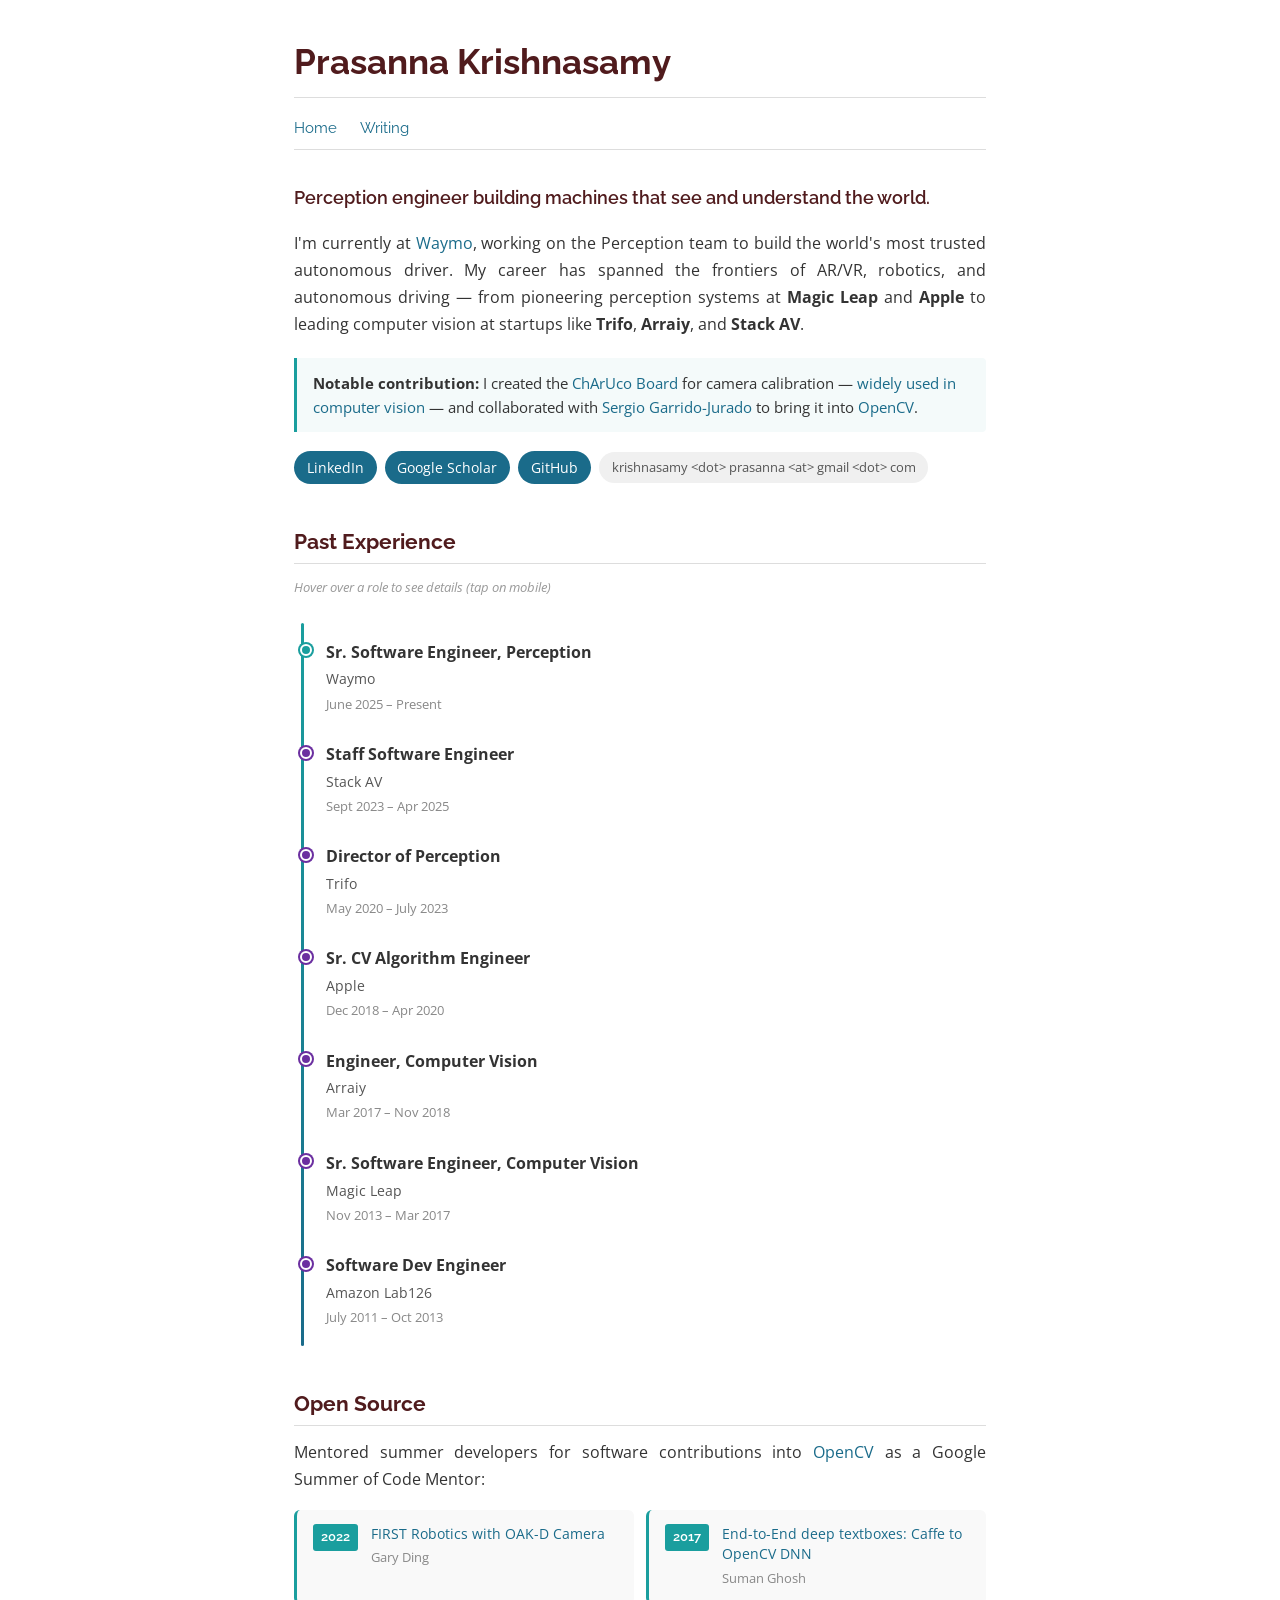
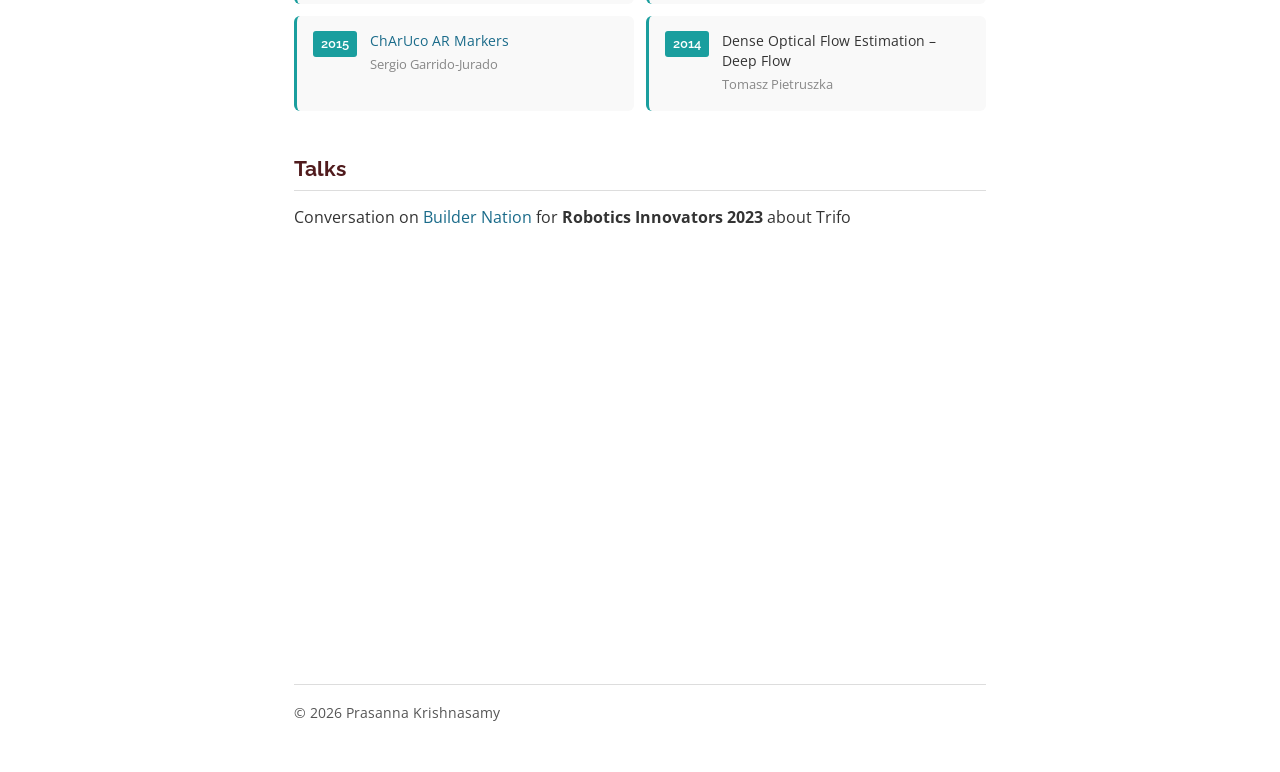
<file: index.html>
<!DOCTYPE html>
<html lang="en">
<head>
  <meta charset="utf-8">
  <meta name="viewport" content="width=device-width, initial-scale=1">
  <title>Prasanna Krishnasamy - Perception Engineer</title>
  <meta name="description" content="Prasanna Krishnasamy - Perception engineer specializing in self-supervised learning, 3D mapping/tracking, and robotic perception. Currently at Waymo.">
  <meta property="og:title" content="Prasanna Krishnasamy - Perception Engineer">
  <meta property="og:description" content="Perception engineer specializing in self-supervised learning, 3D mapping/tracking, and robotic perception.">
  <meta property="og:type" content="website">
  <meta property="og:url" content="https://prasannak.com">
  <link rel="stylesheet" href="stylesheet.css">
  <link rel="preconnect" href="https://fonts.googleapis.com">
  <link rel="preconnect" href="https://fonts.gstatic.com" crossorigin>
  <link href="https://fonts.googleapis.com/css2?family=Open+Sans&family=Raleway:wght@400;600&display=swap" rel="stylesheet">
</head>
<body>

<header>
  <h1>Prasanna Krishnasamy</h1>
  <nav>
    <a href="/">Home</a>
    <a href="writing.html">Writing</a>
  </nav>
</header>

<main>
  <section class="intro">
    <p class="tagline">Perception engineer building machines that see and understand the world.</p>

    <p>I'm currently at <a href="https://waymo.com/">Waymo</a>, working on the Perception team to build the world's most trusted autonomous driver. My career has spanned the frontiers of AR/VR, robotics, and autonomous driving &mdash; from pioneering perception systems at <strong>Magic Leap</strong> and <strong>Apple</strong> to leading computer vision at startups like <strong>Trifo</strong>, <strong>Arraiy</strong>, and <strong>Stack AV</strong>.</p>

    <div class="highlight-box">
      <strong>Notable contribution:</strong> I created the <a href="https://docs.opencv.org/3.4/df/d4a/tutorial_charuco_detection.html">ChArUco Board</a> for camera calibration &mdash; <a href="https://scholar.google.com/scholar?q=charuco">widely used in computer vision</a> &mdash; and collaborated with <a href="https://scholar.google.com/citations?user=8wSog5oAAAAJ&hl=en">Sergio Garrido-Jurado</a> to bring it into <a href="http://opencv.org/">OpenCV</a>.
    </div>

    <div class="contact-pills">
      <a href="https://www.linkedin.com/in/prsnkrsn" class="pill">LinkedIn</a>
      <a href="https://scholar.google.com/citations?user=FZ4St-cAAAAJ&hl=en" class="pill">Google Scholar</a>
      <a href="https://github.com/prasannavk" class="pill">GitHub</a>
      <span class="pill pill-email">krishnasamy &lt;dot&gt; prasanna &lt;at&gt; gmail &lt;dot&gt; com</span>
    </div>
  </section>

  <section>
    <h2>Past Experience</h2>
    <p class="timeline-hint">Hover over a role to see details (tap on mobile)</p>
    <div class="timeline">
      <div class="timeline-item">
        <div class="timeline-dot current"></div>
        <div class="timeline-content">
          <strong>Sr. Software Engineer, Perception</strong>
          <span class="timeline-company">Waymo</span>
          <span class="timeline-date">June 2025 &ndash; Present</span>
          <div class="timeline-desc">Building the world's most trusted driver on the Perception team.</div>
        </div>
      </div>
      <div class="timeline-item">
        <div class="timeline-dot"></div>
        <div class="timeline-content">
          <strong>Staff Software Engineer</strong>
          <span class="timeline-company">Stack AV</span>
          <span class="timeline-date">Sept 2023 &ndash; Apr 2025</span>
          <div class="timeline-desc">Worked on autonomous trucking perception systems.</div>
        </div>
      </div>
      <div class="timeline-item">
        <div class="timeline-dot"></div>
        <div class="timeline-content">
          <strong>Director of Perception</strong>
          <span class="timeline-company">Trifo</span>
          <span class="timeline-date">May 2020 &ndash; July 2023</span>
          <div class="timeline-desc">Led perception and prototyping efforts. Designed and implemented the deep learning model on the Lucy vacuuming robot, built the learning infrastructure on Google Cloud, managed deployment via TFLites, and prototyped with robotic arms.</div>
        </div>
      </div>
      <div class="timeline-item">
        <div class="timeline-dot"></div>
        <div class="timeline-content">
          <strong>Sr. CV Algorithm Engineer</strong>
          <span class="timeline-company">Apple</span>
          <span class="timeline-date">Dec 2018 &ndash; Apr 2020</span>
          <div class="timeline-desc">Implemented deep learning based event detection algorithms on videos. Extensively analysed 3D time series data and implemented 3D algorithms such as fast plane fitting and orientation estimation on pointclouds.</div>
        </div>
      </div>
      <div class="timeline-item">
        <div class="timeline-dot"></div>
        <div class="timeline-content">
          <strong>Engineer, Computer Vision</strong>
          <span class="timeline-company">Arraiy</span>
          <span class="timeline-date">Mar 2017 &ndash; Nov 2018</span>
          <div class="timeline-desc">Worked on making visual content creation easier for artists using computer vision and deep learning. Built solutions for matting foregrounds using deep learning and geometry. Arraiy was acquired by Matterport. <a href="https://www.nytimes.com/2018/03/26/technology/artificial-intelligence-hollywood.html">New York Times article</a></div>
        </div>
      </div>
      <div class="timeline-item">
        <div class="timeline-dot"></div>
        <div class="timeline-content">
          <strong>Sr. Software Engineer, Computer Vision</strong>
          <span class="timeline-company">Magic Leap</span>
          <span class="timeline-date">Nov 2013 &ndash; Mar 2017</span>
          <div class="timeline-desc">Worked on hand pose estimation, deep learning for gestures, depth cameras, object tracking, multiple camera pose and calibration. These were features that enabled mixed-reality experiences.</div>
        </div>
      </div>
      <div class="timeline-item">
        <div class="timeline-dot"></div>
        <div class="timeline-content">
          <strong>Software Dev Engineer</strong>
          <span class="timeline-company">Amazon Lab126</span>
          <span class="timeline-date">July 2011 &ndash; Oct 2013</span>
          <div class="timeline-desc">Worked on object tracking, machine learning for gesture recognition, and 3D plane finding on the emerging technologies team.</div>
        </div>
      </div>
    </div>
  </section>

  <section>
    <h2>Open Source</h2>
    <p>Mentored summer developers for software contributions into <a href="http://opencv.org/">OpenCV</a> as a Google Summer of Code Mentor:</p>
    <div class="oss-cards">
      <div class="oss-card">
        <span class="oss-year">2022</span>
        <div class="oss-card-body">
          <div class="oss-project"><a href="https://23garyd.github.io/tech/gsoc-2022-report.html">FIRST Robotics with OAK-D Camera</a></div>
          <div class="oss-developer">Gary Ding</div>
        </div>
      </div>
      <div class="oss-card">
        <span class="oss-year">2017</span>
        <div class="oss-card-body">
          <div class="oss-project"><a href="https://docs.opencv.org/trunk/d1/d66/classcv_1_1text_1_1TextDetectorCNN.html">End-to-End deep textboxes: Caffe to OpenCV DNN</a></div>
          <div class="oss-developer">Suman Ghosh</div>
        </div>
      </div>
      <div class="oss-card">
        <span class="oss-year">2015</span>
        <div class="oss-card-body">
          <div class="oss-project"><a href="http://docs.opencv.org/master/d9/d6d/tutorial_table_of_content_aruco.html#gsc.tab=0">ChArUco AR Markers</a></div>
          <div class="oss-developer">Sergio Garrido-Jurado</div>
        </div>
      </div>
      <div class="oss-card">
        <span class="oss-year">2014</span>
        <div class="oss-card-body">
          <div class="oss-project">Dense Optical Flow Estimation &ndash; Deep Flow</div>
          <div class="oss-developer">Tomasz Pietruszka</div>
        </div>
      </div>
    </div>
  </section>

  <section>
    <h2>Talks</h2>
    <p>Conversation on <a href="https://www.controlhub.com/community-post/full-stack-ai-home-robots-with-prasanna-krishnasamy">Builder Nation</a> for <strong>Robotics Innovators 2023</strong> about Trifo</p>
    <div class="video-container">
      <iframe src="https://www.youtube.com/embed/jP7SC1yQbUI"
        title="Prasanna Krishnasamy - Robotics Innovators 2023 talk on Builder Nation"
        allow="accelerometer; autoplay; clipboard-write; encrypted-media; gyroscope; picture-in-picture; web-share"
        allowfullscreen>
      </iframe>
    </div>
  </section>
</main>

<footer>
  <p>&copy; 2026 Prasanna Krishnasamy</p>
</footer>

<script>
document.querySelectorAll('.timeline-item').forEach(function(item) {
  item.addEventListener('click', function() {
    var wasActive = this.classList.contains('active');
    document.querySelectorAll('.timeline-item').forEach(function(el) {
      el.classList.remove('active');
    });
    if (!wasActive) this.classList.add('active');
  });
});
</script>

</body>
</html>
</file>
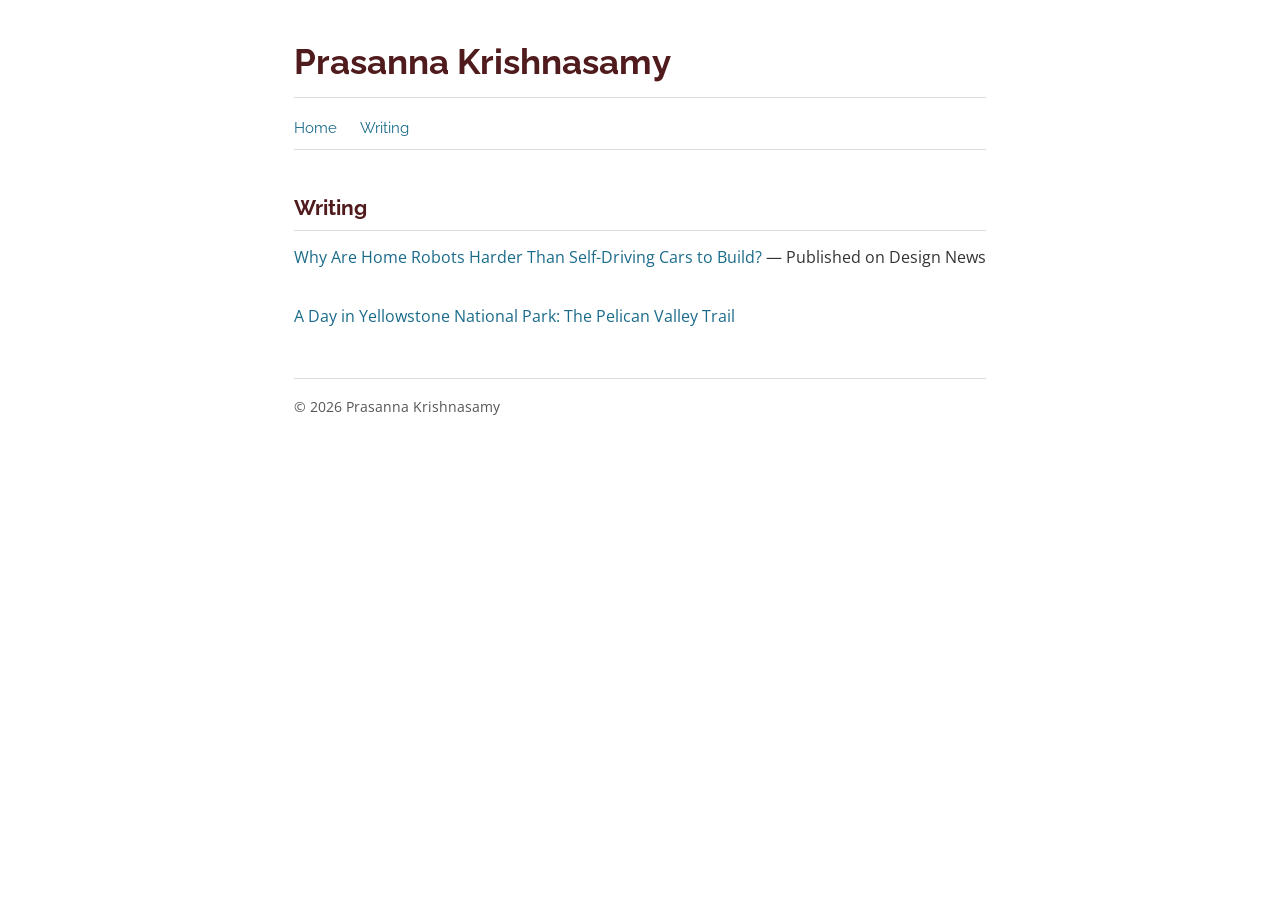
<file: writing.html>
<!DOCTYPE html>
<html lang="en">
<head>
  <meta charset="utf-8">
  <meta name="viewport" content="width=device-width, initial-scale=1">
  <title>Writing - Prasanna Krishnasamy</title>
  <meta name="description" content="Writing by Prasanna Krishnasamy.">
  <meta property="og:title" content="Writing - Prasanna Krishnasamy">
  <meta property="og:description" content="Writing by Prasanna Krishnasamy.">
  <meta property="og:type" content="website">
  <link rel="stylesheet" href="stylesheet.css">
  <link rel="preconnect" href="https://fonts.googleapis.com">
  <link rel="preconnect" href="https://fonts.gstatic.com" crossorigin>
  <link href="https://fonts.googleapis.com/css2?family=Open+Sans&family=Raleway:wght@400;600&display=swap" rel="stylesheet">
</head>
<body>

<header>
  <h1>Prasanna Krishnasamy</h1>
  <nav>
    <a href="/">Home</a>
    <a href="writing.html">Writing</a>
  </nav>
</header>

<main>
  <section>
    <h2>Writing</h2>
    <p><a href="https://www.designnews.com/robotics/why-are-home-robots-harder-self-driving-cars-build">Why Are Home Robots Harder Than Self-Driving Cars to Build?</a> &mdash; Published on Design News</p>
  </section>

  <section>
    <p><a href="yellowstone.html">A Day in Yellowstone National Park: The Pelican Valley Trail</a></p>
  </section>
</main>

<footer>
  <p>&copy; 2026 Prasanna Krishnasamy</p>
</footer>

</body>
</html>
</file>
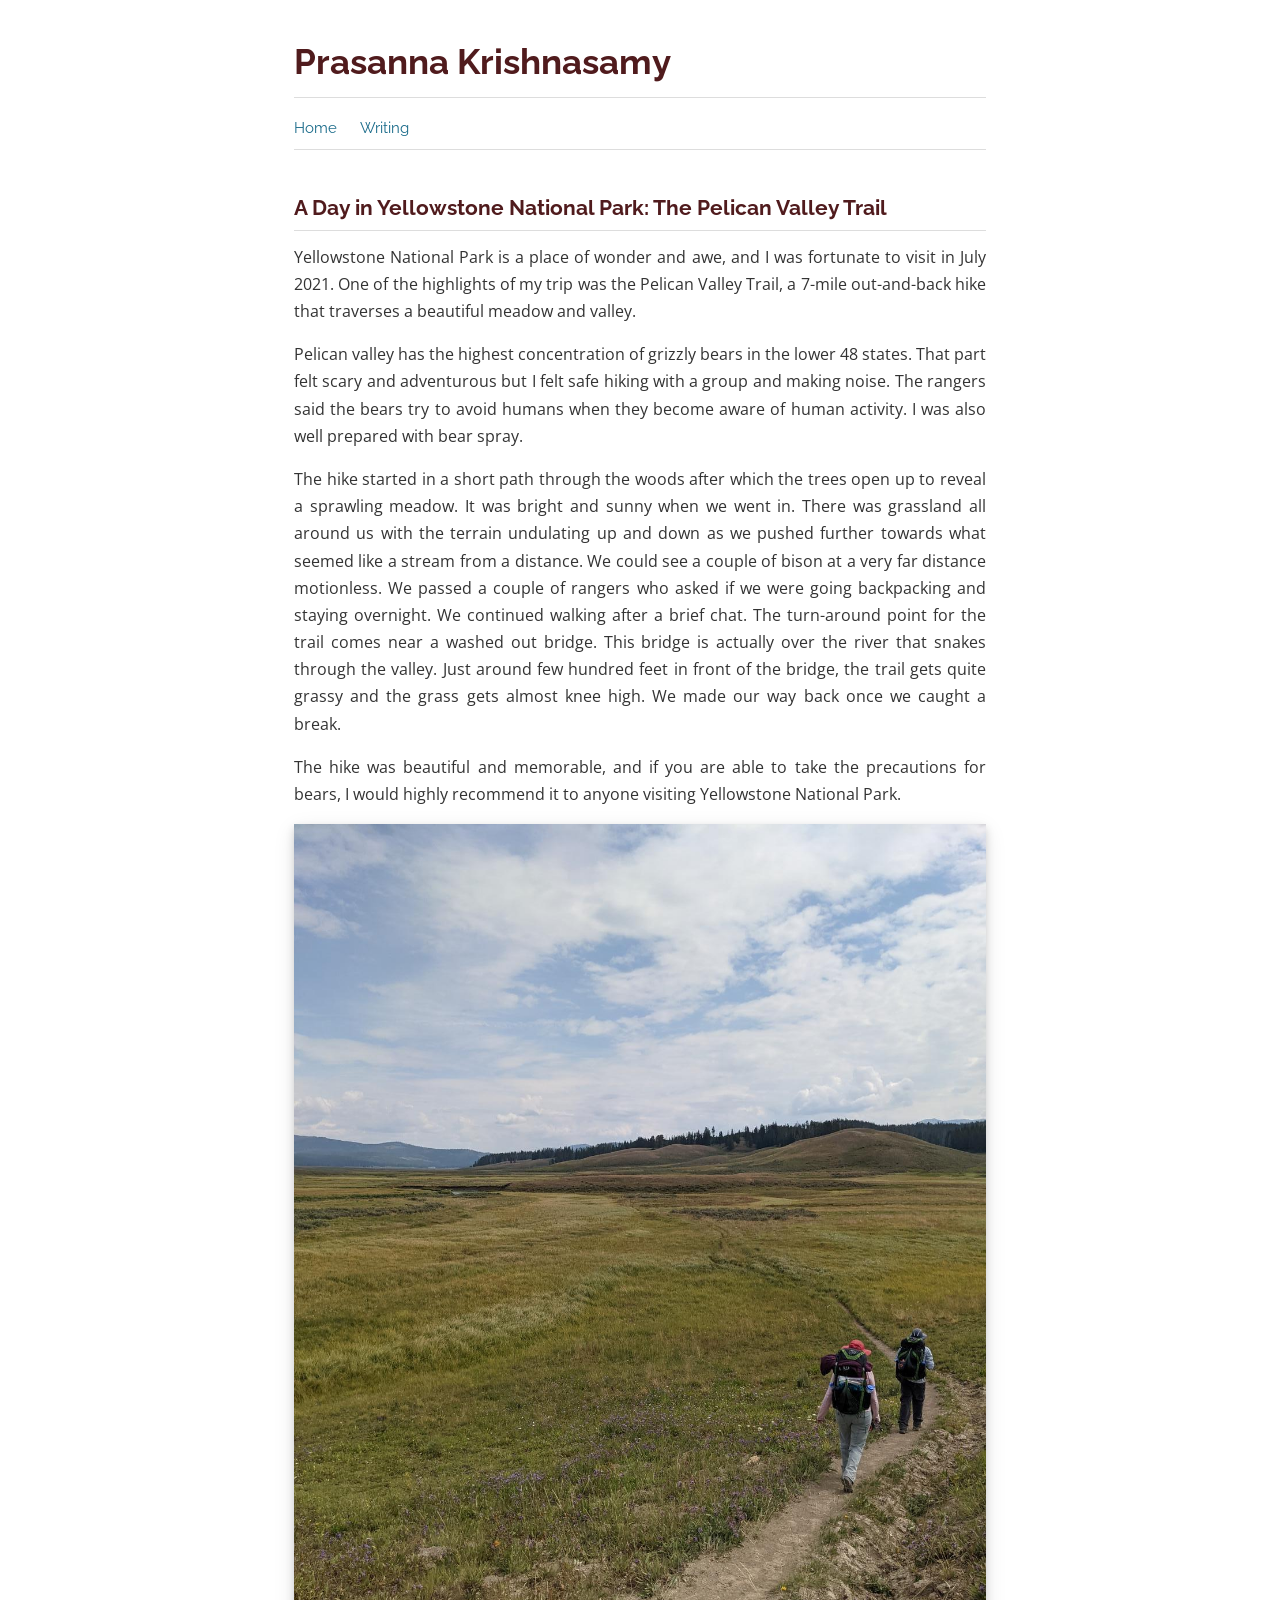
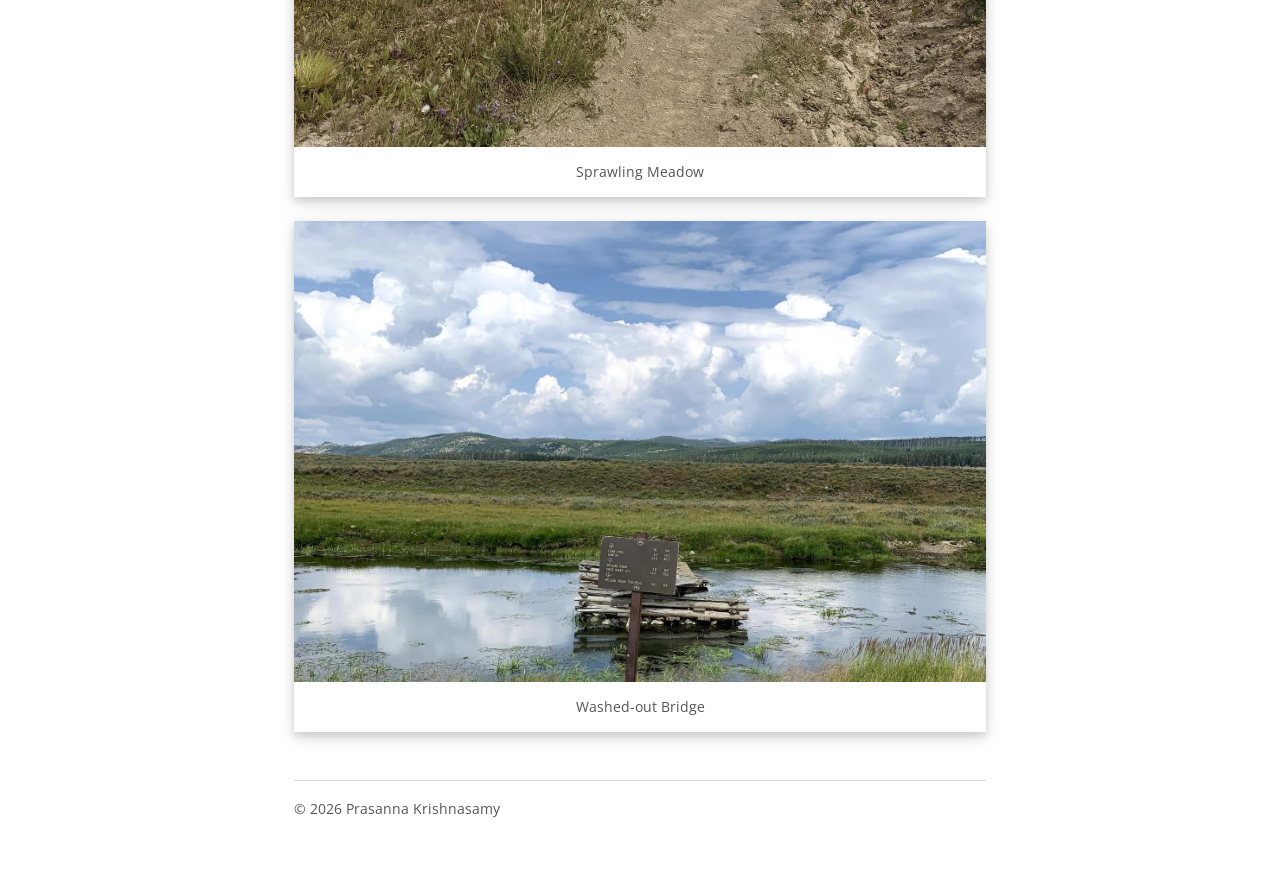
<file: yellowstone.html>
<!DOCTYPE html>
<html lang="en">
<head>
  <meta charset="utf-8">
  <meta name="viewport" content="width=device-width, initial-scale=1">
  <title>A Day in Yellowstone National Park - Prasanna Krishnasamy</title>
  <meta name="description" content="Hiking the Pelican Valley Trail in Yellowstone National Park - a 7-mile hike through grizzly bear country.">
  <meta property="og:title" content="A Day in Yellowstone National Park: The Pelican Valley Trail">
  <meta property="og:description" content="Hiking the Pelican Valley Trail in Yellowstone National Park - a 7-mile hike through grizzly bear country.">
  <meta property="og:type" content="article">
  <link rel="stylesheet" href="stylesheet.css">
  <link rel="preconnect" href="https://fonts.googleapis.com">
  <link rel="preconnect" href="https://fonts.gstatic.com" crossorigin>
  <link href="https://fonts.googleapis.com/css2?family=Open+Sans&family=Raleway:wght@400;600&display=swap" rel="stylesheet">
</head>
<body>

<header>
  <h1>Prasanna Krishnasamy</h1>
  <nav>
    <a href="/">Home</a>
    <a href="writing.html">Writing</a>
  </nav>
</header>

<main>
  <section>
    <h2>A Day in Yellowstone National Park: The Pelican Valley Trail</h2>

    <p>Yellowstone National Park is a place of wonder and awe, and I was fortunate to visit in July 2021. One of the highlights of my trip was the Pelican Valley Trail, a 7-mile out-and-back hike that traverses a beautiful meadow and valley.</p>

    <p>Pelican valley has the highest concentration of grizzly bears in the lower 48 states. That part felt scary and adventurous but I felt safe hiking with a group and making noise. The rangers said the bears try to avoid humans when they become aware of human activity. I was also well prepared with bear spray.</p>

    <p>The hike started in a short path through the woods after which the trees open up to reveal a sprawling meadow. It was bright and sunny when we went in. There was grassland all around us with the terrain undulating up and down as we pushed further towards what seemed like a stream from a distance. We could see a couple of bison at a very far distance motionless. We passed a couple of rangers who asked if we were going backpacking and staying overnight. We continued walking after a brief chat. The turn-around point for the trail comes near a washed out bridge. This bridge is actually over the river that snakes through the valley. Just around few hundred feet in front of the bridge, the trail gets quite grassy and the grass gets almost knee high. We made our way back once we caught a break.</p>

    <p>The hike was beautiful and memorable, and if you are able to take the precautions for bears, I would highly recommend it to anyone visiting Yellowstone National Park.</p>

    <div class="polaroid">
      <img src="sprawling_valley.jpg" alt="Sprawling meadow in Pelican Valley, Yellowstone National Park" loading="lazy">
      <div class="caption">Sprawling Meadow</div>
    </div>

    <div class="polaroid">
      <img src="pelican_creek_bridge.jpg" alt="Washed-out bridge over Pelican Creek in Yellowstone" loading="lazy">
      <div class="caption">Washed-out Bridge</div>
    </div>
  </section>
</main>

<footer>
  <p>&copy; 2026 Prasanna Krishnasamy</p>
</footer>

</body>
</html>
</file>
<file: stylesheet.css>
:root {
  --color-heading: #501B1D;
  --color-text: #333;
  --color-text-light: #555;
  --color-border: #ddd;
  --color-link: #1a6b8a;
  --color-bg: #fff;
  --max-width: 740px;
}

* {
  margin: 0;
  padding: 0;
  box-sizing: border-box;
}

body {
  font-family: 'Open Sans', Arial, Helvetica, sans-serif;
  color: var(--color-text);
  line-height: 1.7;
  padding: 2rem 1.5rem;
  max-width: var(--max-width);
  margin: 0 auto;
}

h1 {
  font-family: 'Raleway', sans-serif;
  color: var(--color-heading);
  border-bottom: 1px solid var(--color-border);
  padding-bottom: 0.3rem;
  margin-bottom: 1rem;
  font-size: 1.8rem;
}

h2 {
  font-family: 'Raleway', sans-serif;
  color: var(--color-heading);
  border-bottom: 1px solid var(--color-border);
  padding-bottom: 0.25rem;
  margin-top: 2.5rem;
  margin-bottom: 0.8rem;
  font-size: 1.3rem;
}

a {
  color: var(--color-link);
  text-decoration: none;
}

a:hover {
  text-decoration: underline;
}

p {
  margin-bottom: 1rem;
  text-align: justify;
  text-justify: inter-word;
}

ul {
  margin: 0.5rem 0 1rem 1.5rem;
}

li {
  margin-bottom: 0.3rem;
}

/* Header */
header {
  margin-bottom: 2rem;
}

header h1 {
  font-size: 2.2rem;
  margin-bottom: 0.5rem;
}

/* Intro section */
.tagline {
  font-family: 'Raleway', sans-serif;
  font-size: 1.15rem;
  font-weight: 600;
  color: var(--color-heading);
  text-align: left;
  margin-bottom: 1rem;
}

.highlight-box {
  background: #f4fafa;
  border-left: 3px solid #1a9e9e;
  padding: 0.8rem 1rem;
  margin: 1.2rem 0;
  border-radius: 0 4px 4px 0;
  font-size: 0.95rem;
  line-height: 1.6;
}

.contact-pills {
  display: flex;
  flex-wrap: wrap;
  gap: 0.5rem;
  margin-top: 1.2rem;
  align-items: center;
}

.pill {
  display: inline-block;
  padding: 0.3rem 0.8rem;
  border-radius: 20px;
  font-size: 0.85rem;
  text-decoration: none;
  transition: background 0.2s ease, color 0.2s ease;
}

a.pill {
  background: #1a6b8a;
  color: #fff;
}

a.pill:hover {
  background: #14536b;
  text-decoration: none;
}

.pill-email {
  background: #f0f0f0;
  color: var(--color-text-light);
  font-size: 0.82rem;
}

/* Navigation */
nav {
  margin-bottom: 2rem;
  padding: 0.5rem 0;
  border-bottom: 1px solid var(--color-border);
}

nav a {
  margin-right: 1.2rem;
  font-family: 'Raleway', sans-serif;
  font-size: 0.95rem;
}

/* Sections */
section {
  margin-bottom: 2rem;
}

/* Timeline */
.timeline {
  position: relative;
  padding: 1rem 0 1rem 2rem;
  margin: 1.5rem 0;
}

.timeline::before {
  content: '';
  position: absolute;
  left: 0.45rem;
  top: 0;
  bottom: 0;
  width: 3px;
  background: linear-gradient(to bottom, #1a9e9e, #1a6b8a);
  border-radius: 2px;
}

.timeline-item {
  position: relative;
  margin-bottom: 1.5rem;
}

.timeline-item:last-child {
  margin-bottom: 0;
}

.timeline-hint {
  font-size: 0.8rem;
  color: #999;
  font-style: italic;
  margin-bottom: 0.5rem;
}

.timeline-dot {
  position: absolute;
  left: -1.65rem;
  top: 0.35rem;
  width: 12px;
  height: 12px;
  background: #6b2fa0;
  border-radius: 50%;
  border: 2px solid #fff;
  box-shadow: 0 0 0 2px #6b2fa0;
}

.timeline-dot.current {
  background: #1a9e9e;
  box-shadow: 0 0 0 2px #1a9e9e;
}

.timeline-content {
  display: flex;
  flex-direction: column;
  gap: 0.1rem;
}

.timeline-company {
  color: var(--color-text-light);
  font-size: 0.9rem;
}

.timeline-date {
  color: #888;
  font-size: 0.8rem;
}

.timeline-desc {
  max-height: 0;
  overflow: hidden;
  opacity: 0;
  transition: max-height 0.3s ease, opacity 0.3s ease, margin 0.3s ease;
  font-size: 0.88rem;
  color: var(--color-text-light);
  line-height: 1.5;
  text-align: left;
}

.timeline-item:hover .timeline-desc,
.timeline-item.active .timeline-desc {
  max-height: 300px;
  opacity: 1;
  margin-top: 0.4rem;
}

.timeline-item {
  cursor: pointer;
}

.timeline-item:hover .timeline-dot {
  transform: scale(1.3);
  transition: transform 0.2s ease;
}

/* Open source cards */
.oss-cards {
  display: grid;
  grid-template-columns: 1fr 1fr;
  gap: 0.8rem;
  margin-top: 1rem;
}

.oss-card {
  display: flex;
  align-items: flex-start;
  gap: 0.8rem;
  padding: 0.9rem 1rem;
  background: #f9f9f9;
  border-radius: 6px;
  border-left: 3px solid #1a9e9e;
  transition: transform 0.2s ease, box-shadow 0.2s ease;
}

.oss-card:hover {
  transform: translateY(-2px);
  box-shadow: 0 3px 10px rgba(0, 0, 0, 0.1);
}

.oss-year {
  font-family: 'Raleway', sans-serif;
  font-weight: 600;
  font-size: 0.8rem;
  background: #1a9e9e;
  color: #fff;
  padding: 0.15rem 0.5rem;
  border-radius: 3px;
  white-space: nowrap;
  flex-shrink: 0;
}

.oss-card-body {
  display: flex;
  flex-direction: column;
  gap: 0.2rem;
}

.oss-project {
  font-size: 0.9rem;
  line-height: 1.4;
}

.oss-developer {
  font-size: 0.8rem;
  color: #888;
}

@media (max-width: 600px) {
  .oss-cards {
    grid-template-columns: 1fr;
  }
}

/* Video embed */
.video-container {
  position: relative;
  padding-bottom: 56.25%;
  height: 0;
  overflow: hidden;
  margin: 1rem 0;
}

.video-container iframe {
  position: absolute;
  top: 0;
  left: 0;
  width: 100%;
  height: 100%;
  border: 0;
}

/* Polaroid image cards */
.polaroid {
  max-width: 100%;
  background-color: var(--color-bg);
  box-shadow: 0 4px 8px rgba(0, 0, 0, 0.15), 0 6px 20px rgba(0, 0, 0, 0.1);
  margin-bottom: 1.5rem;
}

.polaroid img {
  width: 100%;
  height: auto;
  display: block;
}

.polaroid .caption {
  text-align: center;
  padding: 0.8rem;
  font-size: 0.9rem;
  color: var(--color-text-light);
}

/* Footer */
footer {
  margin-top: 3rem;
  padding-top: 1rem;
  border-top: 1px solid var(--color-border);
  font-size: 0.85rem;
  color: var(--color-text-light);
}

/* Responsive */
@media (max-width: 600px) {
  body {
    padding: 1rem;
  }

  header h1 {
    font-size: 1.6rem;
  }

  h2 {
    font-size: 1.15rem;
  }
}
</file>
